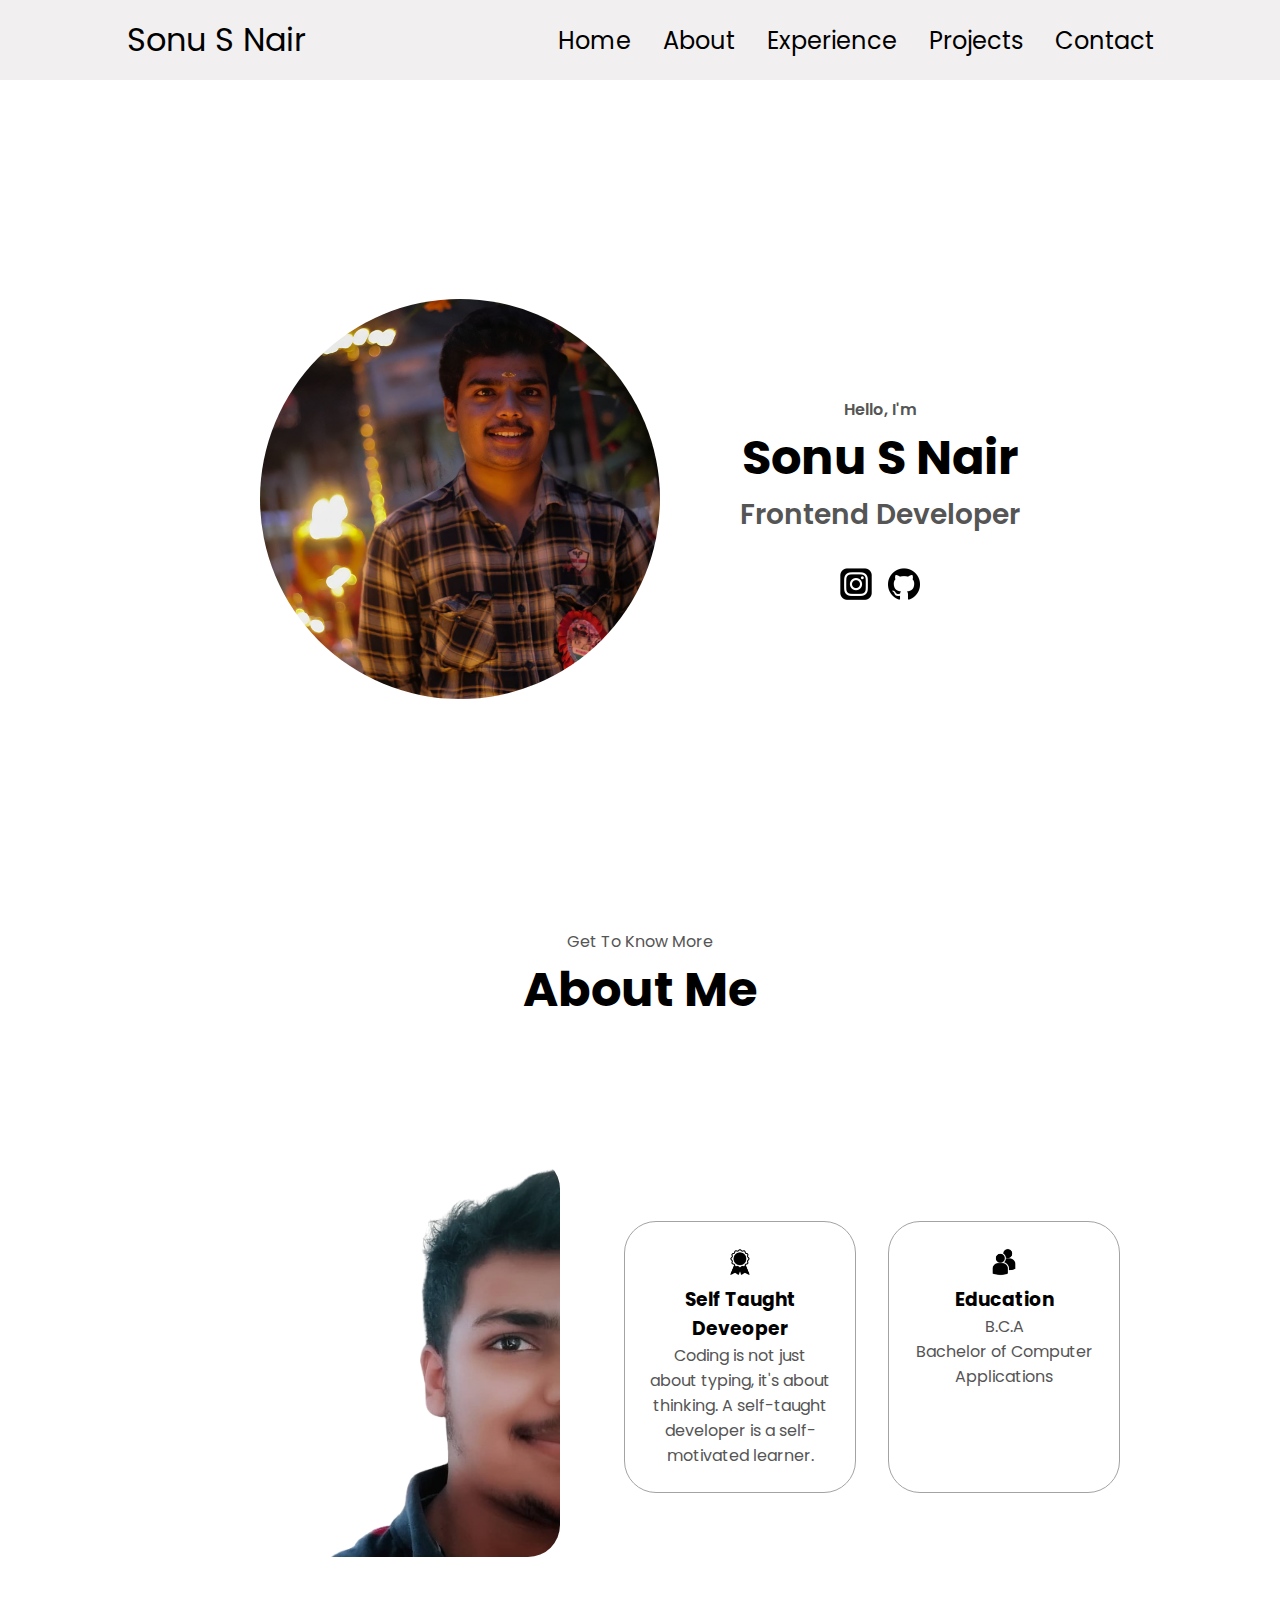
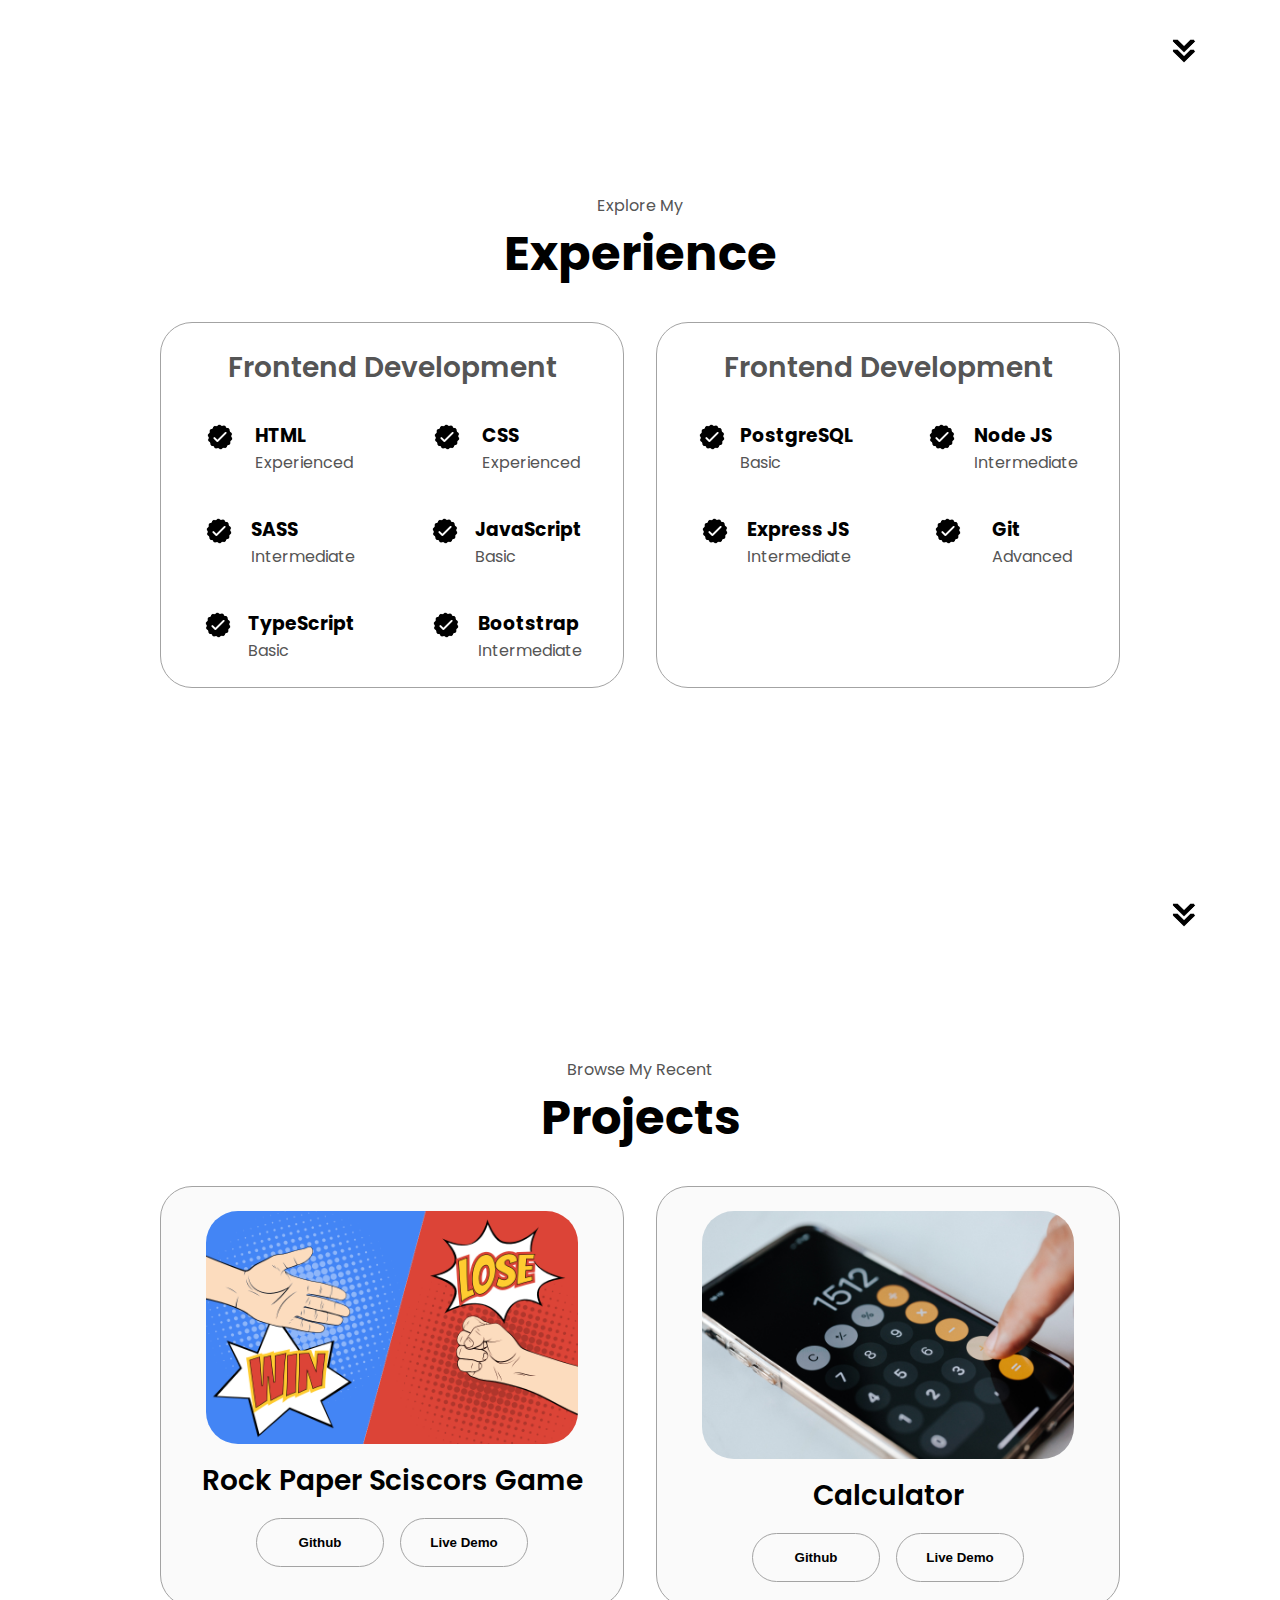
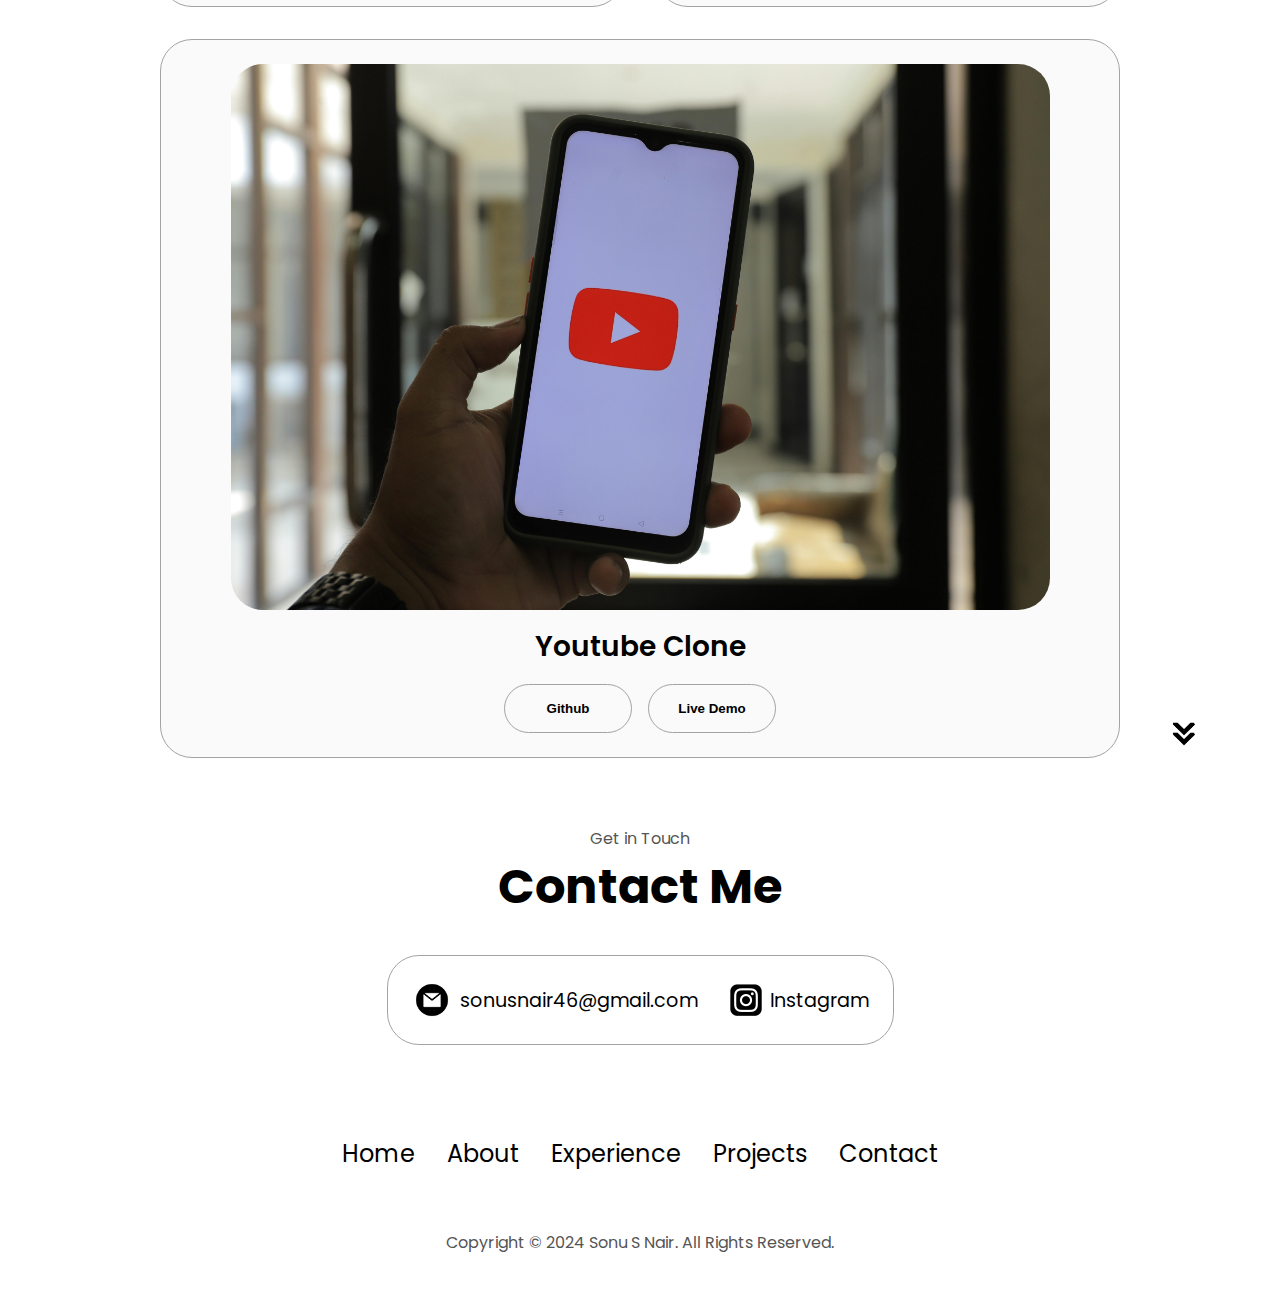
<file: index.html>
<!DOCTYPE html>
<html lang="en">
  <head>
    <meta charset="UTF-8" />
    <meta http-equiv="X-UA-Compatible" content="IE=edge" />
    <meta name="viewport" content="width=device-width, initial-scale=1.0" />
    <title>My Portfolio</title>
    <link rel="stylesheet" href="style.css" />
    <link rel="stylesheet" href="mediaqueries.css" />
    <link rel="icon" type="image/x-icon" href="assets/photo_2023-02-23 19.08.40.jpg">
  </head>
  <body>
    <nav style="background-color: rgb(241, 239, 239); position: fixed; width: 100%; z-index: 200; height: 80px;" id="desktop-nav">
      <div class="logo">Sonu S Nair</div>
      <div>
        <ul class="nav-links">
          <li><a href="#profile">Home</a></li>
          <li><a href="#about">About</a></li>
          <li><a href="#experience">Experience</a></li>
          <li><a href="#projects">Projects</a></li>
          <li><a href="#contact">Contact</a></li>
        </ul>
      </div>
    </nav>
    <nav id="hamburger-nav">
      <div class="logo">Sonu S Nair</div>
      <div class="hamburger-menu">
        <div class="hamburger-icon" onclick="toggleMenu()">
          <span></span>
          <span></span>
          <span></span>
        </div>
        <div class="menu-links">
          <!-- <li><a href="#home" onclick="toggleMenu()">Home</a></li> -->
          <li><a href="#about" onclick="toggleMenu()">About</a></li>
          <li><a href="#experience" onclick="toggleMenu()">Experience</a></li>
          <li><a href="#projects" onclick="toggleMenu()">Projects</a></li>
          <li><a href="#contact" onclick="toggleMenu()">Contact</a></li>
        </div>
      </div>
    </nav>
    <section id="profile">
      <div class="section__pic-container">
        <img style="border-radius: 200px;" src="assets/photo_2023-02-23 19.08.40.jpg" alt="Sonu S Nair profile picture" />
      </div>
      <div class="section__text">
        <p class="section__text__p1">Hello, I'm</p>
        <h1 class="title">Sonu S Nair</h1>
        <p class="section__text__p2">Frontend Developer</p>
        <div class="btn-container">
          
          
        </div>
        <div id="socials-container">
          <img
            src="./assets/pngwing.com.png"
            alt="My LinkedIn profile"
            class="icon"
            onclick="location.href='https://www.instagram.com/_better_call_sonu/?hl=en'"
          />
          <img
            src="./assets/github.png"
            alt="My Github profile"
            class="icon"
            onclick="location.href='https://github.com/Sonu9526'"
          />
        </div>
      </div>
    </section>
    <section id="about">
      <p class="section__text__p1" style="padding-top: 50px;">Get To Know More</p>
      <h1 class="title" >About Me</h1>
      <div class="section-container">
        <div class="section__pic-container">
          <img
            src="assets/photo_2024-02-08_18.15.46-removebg-preview.png"
            alt="Profile picture"
            class="about-pic"
          />
        </div>
        <div class="about-details-container">
          <div class="about-containers">
            <div class="details-container">
              <img
                src="./assets/experience.png"
                alt="Experience icon"
                class="icon"
              />
              <h3>Self Taught Deveoper</h3>
              <p>Coding is not just about typing, it's about thinking. A self-taught developer is a self-motivated learner.</p>
            </div>
            <div class="details-container">
              <img
                src="./assets/education.png"
                alt="Education icon"
                class="icon"
              />
              <h3>Education</h3>
              <p>B.C.A <br>
                Bachelor of Computer Applications </p>
            </div>
          </div>
          <div class="text-container">
            
          </div>
        </div>
      </div>
      <img
        src="./assets/arrow.png"
        alt="Arrow icon"
        class="icon arrow"
        onclick="location.href='./#experience'"
      />
    </section>
    <section id="experience">
      <p class="section__text__p1" style="padding-top: 50px;">Explore My</p>
      <h1 class="title">Experience</h1>
      <div class="experience-details-container">
        <div class="about-containers">
          <div class="details-container">
            <h2 class="experience-sub-title">Frontend Development</h2>
            <div class="article-container">
              <article>
                <img
                  src="./assets/checkmark.png"
                  alt="Experience icon"
                  class="icon"
                />
                <div>
                  <h3>HTML</h3>
                  <p>Experienced</p>
                </div>
              </article>
              <article>
                <img
                  src="./assets/checkmark.png"
                  alt="Experience icon"
                  class="icon"
                />
                <div>
                  <h3>CSS</h3>
                  <p>Experienced</p>
                </div>
              </article>
              <article>
                <img
                  src="./assets/checkmark.png"
                  alt="Experience icon"
                  class="icon"
                />
                <div>
                  <h3>SASS</h3>
                  <p>Intermediate</p>
                </div>
              </article>
              <article>
                <img
                  src="./assets/checkmark.png"
                  alt="Experience icon"
                  class="icon"
                />
                <div>
                  <h3>JavaScript</h3>
                  <p>Basic</p>
                </div>
              </article>
              <article>
                <img
                  src="./assets/checkmark.png"
                  alt="Experience icon"
                  class="icon"
                />
                <div>
                  <h3>TypeScript</h3>
                  <p>Basic</p>
                </div>
              </article>
              <article>
                <img
                  src="./assets/checkmark.png"
                  alt="Experience icon"
                  class="icon"
                />
                <div>
                  <h3>Bootstrap</h3>
                  <p>Intermediate</p>
                </div>
              </article>
            </div>
          </div>
          <div class="details-container">
            <h2 class="experience-sub-title">Frontend Development</h2>
            <div class="article-container">
              <article>
                <img
                  src="./assets/checkmark.png"
                  alt="Experience icon"
                  class="icon"
                />
                <div>
                  <h3>PostgreSQL</h3>
                  <p>Basic</p>
                </div>
              </article>
              <article>
                <img
                  src="./assets/checkmark.png"
                  alt="Experience icon"
                  class="icon"
                />
                <div>
                  <h3>Node JS</h3>
                  <p>Intermediate</p>
                </div>
              </article>
              <article>
                <img
                  src="./assets/checkmark.png"
                  alt="Experience icon"
                  class="icon"
                />
                <div>
                  <h3>Express JS</h3>
                  <p>Intermediate</p>
                </div>
              </article>
              <article>
                <img
                  src="./assets/checkmark.png"
                  alt="Experience icon"
                  class="icon"
                />
                <div style="text-align: left">
                  <h3 >Git</h3>
                  <p >Advanced </p>
                </div>
              </article>
            </div>
          </div>
        </div>
      </div>
      <img
        src="./assets/arrow.png"
        alt="Arrow icon"
        class="icon arrow"
        onclick="location.href='./#projects'"
      />
    </section>
    <section id="projects">
      <p class="section__text__p1" style="padding-top: 50px;">Browse My Recent</p>
      <h1 class="title">Projects</h1>
      <div class="experience-details-container">
        <div class="about-containers">
          <div class="details-container color-container">
            <div class="article-container">
              <img
                src="assets/java-tutorial-coding-rock-paper-scissors.png"
                alt="Project 1"
                class="project-img"
              />
            </div>
            <h2 class="experience-sub-title project-title">Rock Paper Sciscors Game</h2>
            <div class="btn-container">
              <button
                class="btn btn-color-2 project-btn"
                onclick="location.href='https://github.com/Sonu9526/Rock-Paper-and-scissors'"
              >
                Github
              </button>
              <button
                class="btn btn-color-2 project-btn"
                onclick="location.href='https://sonu9526.github.io/Rock-Paper-and-scissors/'"
              >
                Live Demo
              </button>
            </div>
          </div>
          <div class="details-container color-container">
            <div class="article-container">
              <img
                src="assets/pexels-karolina-grabowska-4386326.jpg"
                alt="Project 2"
                class="project-img"
              />
            </div>
            <h2 class="experience-sub-title project-title">Calculator</h2>
            <div class="btn-container">
              <button
                class="btn btn-color-2 project-btn"
                onclick="location.href='https://github.com/Sonupty/Calculator'"
              >
                Github
              </button>
              <button
                class="btn btn-color-2 project-btn"
                onclick="location.href='https://sonu9526.github.io/Calculator/'"
              >
                Live Demo
              </button>
            </div>
          </div>
          <div class="details-container color-container">
            <div class="article-container">
              <img
                src="assets/pexels-greenwish-13883890.jpg"
                alt="Project 3"
                class="project-img"
              />
            </div>
            <h2 class="experience-sub-title project-title">Youtube Clone</h2>
            <div class="btn-container">
              <button
                class="btn btn-color-2 project-btn"
                onclick="location.href='https://github.com/Sonu9526/YouTube-Clone'"
              >
                Github
              </button>
              <button
                class="btn btn-color-2 project-btn"
                onclick="location.href='https://sonu9526.github.io/YouTube-Clone/'"
              >
                Live Demo
              </button>
            </div>
          </div>
        </div>
      </div>
      <img
        src="./assets/arrow.png"
        alt="Arrow icon"
        class="icon arrow"
        onclick="location.href='./#contact'"
      />
    </section>
    <section id="contact">
      <p class="section__text__p1">Get in Touch</p>
      <h1 class="title">Contact Me</h1>
      <div class="contact-info-upper-container">
        <div class="contact-info-container">
          <img
            src="./assets/email.png"
            alt="Email icon"
            class="icon contact-icon email-icon"
          />
          <p><a href="mailto:sonusnair46@gmail.com">sonusnair46@gmail.com</a></p>
        </div>
        <div class="contact-info-container">
          <img
            src="assets/pngwing.com.png"
            alt="Instagram"
            class="icon contact-icon"
          />
          <p><a href="https://www.instagram.com/_better_call_sonu/?hl=en">Instagram</a></p>
        </div>
      </div>
    </section>
    <footer>
      <nav>
        <div class="nav-links-container">
          <ul class="nav-links">
            <li><a href="#profile">Home</a></li>
            <li><a href="#about">About</a></li>
            <li><a href="#experience">Experience</a></li>
            <li><a href="#projects">Projects</a></li>
            <li><a href="#contact">Contact</a></li>
          </ul>
        </div>
      </nav>
      <p>Copyright &#169; 2024 Sonu S Nair. All Rights Reserved.</p>
    </footer>
    <script src="script.js"></script>
  </body>
</html>
</file>
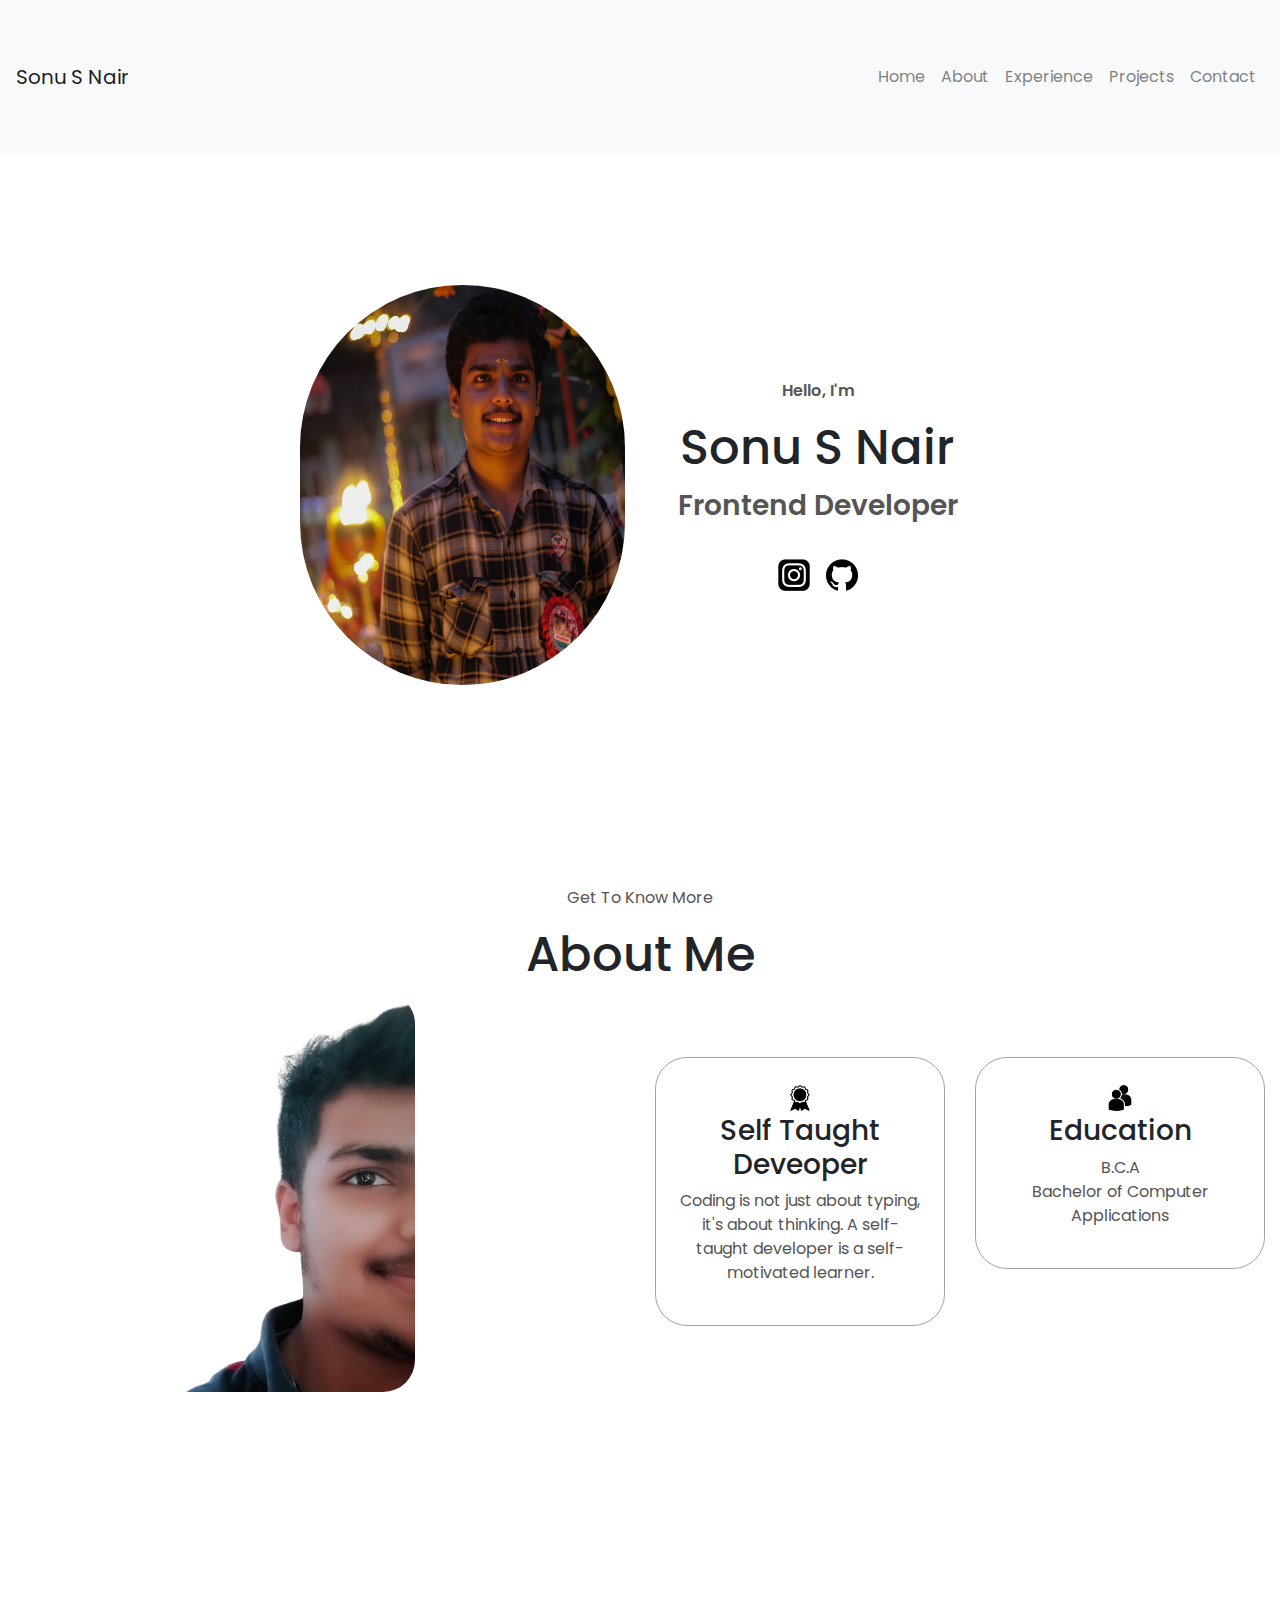
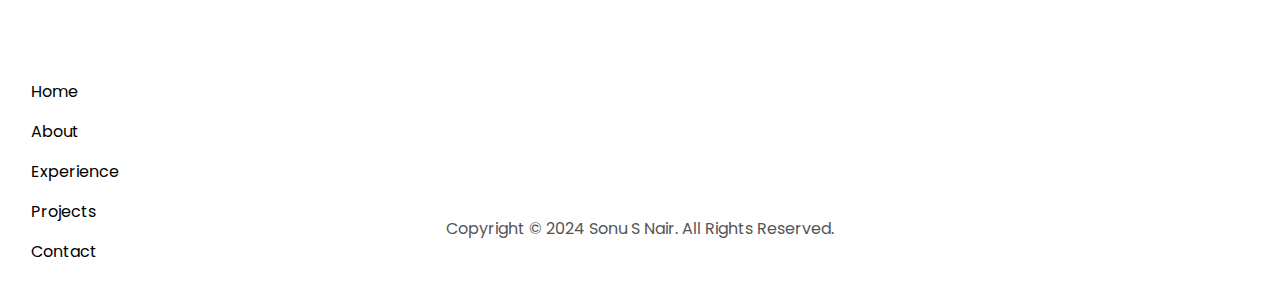
<file: text.html>
<!DOCTYPE html>
<html lang="en">
<head>
  <meta charset="UTF-8" />
  <meta http-equiv="X-UA-Compatible" content="IE=edge" />
  <meta name="viewport" content="width=device-width, initial-scale=1.0" />
  <title>My Portfolio</title>
  <link rel="stylesheet" href="https://maxcdn.bootstrapcdn.com/bootstrap/4.0.0/css/bootstrap.min.css" integrity="sha384-Gn5384xqQ1aoWXA+058RXPxPg6fy4IWvTNh0E263XmFcJlSAwiGgFAW/dAiS6JXm" crossorigin="anonymous">
  <!-- Add your custom styles here -->
  <link rel="stylesheet" href="style.css" />
  <!-- <link rel="stylesheet" href="mediaqueries.css" /> -->
</head>
<body>

<nav class="navbar navbar-expand-lg navbar-light bg-light fixed-top">
  <a class="navbar-brand" href="#">Sonu S Nair</a>
  <button class="navbar-toggler" type="button" data-toggle="collapse" data-target="#navbarNav" aria-controls="navbarNav" aria-expanded="false" aria-label="Toggle navigation">
    <span class="navbar-toggler-icon"></span>
  </button>
  <div class="collapse navbar-collapse" id="navbarNav">
    <ul class="navbar-nav ml-auto">
      <li class="nav-item"><a class="nav-link" href="#profile">Home</a></li>
      <li class="nav-item"><a class="nav-link" href="#about">About</a></li>
      <li class="nav-item"><a class="nav-link" href="#experience">Experience</a></li>
      <li class="nav-item"><a class="nav-link" href="#projects">Projects</a></li>
      <li class="nav-item"><a class="nav-link" href="#contact">Contact</a></li>
    </ul>
  </div>
</nav>

<section id="profile" class="container-fluid">
  <div class="row">
    <div class="col-md-6 section__pic-container">
      <img style="border-radius: 200px;" src="assets/photo_2023-02-23 19.08.40.jpg" alt="Sonu S Nair profile picture" class="img-fluid">
    </div>
    <div class="col-md-6 section__text">
      <p class="section__text__p1">Hello, I'm</p>
      <h1 class="title">Sonu S Nair</h1>
      <p class="section__text__p2">Frontend Developer</p>
      <div class="btn-container"></div>
      <div id="socials-container" class="mt-3">
        <img src="./assets/pngwing.com.png" alt="My LinkedIn profile" class="icon" onclick="location.href='https://www.instagram.com/_better_call_sonu/?hl=en'"/>
        <img src="./assets/github.png" alt="My Github profile" class="icon" onclick="location.href='https://github.com/Sonu9526'"/>
      </div>
    </div>
  </div>
</section>

<section id="about" class="container-fluid">
  <p class="section__text__p1" style="padding-top: 50px;">Get To Know More</p>
  <h1 class="title">About Me</h1>
  <div class="row">
    <div class="col-md-6 section__pic-container">
      <img src="assets/photo_2024-02-08_18.15.46-removebg-preview.png" alt="Profile picture" class="about-pic img-fluid">
    </div>
    <div class="col-md-6 about-details-container">
      <div class="row">
        <div class="col-md-6">
          <div class="details-container">
            <img src="./assets/experience.png" alt="Experience icon" class="icon">
            <h3>Self Taught Deveoper</h3>
            <p>Coding is not just about typing, it's about thinking. A self-taught developer is a self-motivated learner.</p>
          </div>
        </div>
        <div class="col-md-6">
          <div class="details-container">
            <img src="./assets/education.png" alt="Education icon" class="icon">
            <h3>Education</h3>
            <p>B.C.A <br> Bachelor of Computer Applications </p>
          </div>
        </div>
      </div>
      <div class="text-container"></div>
    </div>
  </div>
  <img src="./assets/arrow.png" alt="Arrow icon" class="icon arrow" onclick="location.href='./#experience'" />
</section>

<!-- Add rest of the sections using similar structure -->

<footer class="container-fluid">
  <nav class="navbar">
    <div class="nav-links-container">
      <ul class="navbar-nav">
        <li class="nav-item"><a class="nav-link" href="#profile">Home</a></li>
        <li class="nav-item"><a class="nav-link" href="#about">About</a></li>
        <li class="nav-item"><a class="nav-link" href="#experience">Experience</a></li>
        <li class="nav-item"><a class="nav-link" href="#projects">Projects</a></li>
        <li class="nav-item"><a class="nav-link" href="#contact">Contact</a></li>
      </ul>
    </div>
  </nav>
  <p>Copyright &#169; 2024 Sonu S Nair. All Rights Reserved.</p>
</footer>

<script src="https://code.jquery.com/jquery-3.2.1.slim.min.js" integrity="sha384-KJ3o2DKtIkvYIK3UENzmM7KCkRr/rE9/Qpg6aAZGJwFDMVNA/GpGFF93hXpG5KkN" crossorigin="anonymous"></script>
<script src="https://cdnjs.cloudflare.com/ajax/libs/popper.js/1.12.9/umd/popper.min.js" integrity="sha384-ApNbgh9B+Y1QKtv3Rn7W3mgPxhU9K/ScQsAP7hUibX39j7fakFPskvXusvfa0b4Q" crossorigin="anonymous"></script>
<script src="https://maxcdn.bootstrapcdn.com/bootstrap/4.0.0/js/bootstrap.min.js" integrity="sha384-JZR6Spejh4U02d8jOt6vLEHfe/JQGiRRSQQxSfFWpi1MquVdAyjUar5+76PVCmYl" crossorigin="anonymous"></script>
</file>
<file: style.css>
/* GENERAL */

@import url("https://fonts.googleapis.com/css2?family=Poppins:wght@300;400;500;600&display=swap");

* {
  margin: 0;
  padding: 0;
}

body {
  font-family: "Poppins", sans-serif;
}

html {
  scroll-behavior: smooth;
}

p {
  color: rgb(85, 85, 85);
}

/* TRANSITION */

a,
.btn {
  transition: all 300ms ease;
}

/* DESKTOP NAV */

nav,
.nav-links {
  display: flex;
}

nav {
  justify-content: space-around;
  align-items: center;
  height: 17vh;
}

.nav-links {
  gap: 2rem;
  list-style: none;
  font-size: 1.5rem;
}

a {
  color: black;
  text-decoration: none;
  text-decoration-color: white;
}

a:hover {
  color: grey;
  text-decoration: underline;
  text-underline-offset: 1rem;
  text-decoration-color: rgb(181, 181, 181);
}

.logo {
  font-size: 2rem;
}

.logo:hover {
  cursor: default;
}

/* HAMBURGER MENU */

#hamburger-nav {
  display: none;
}

.hamburger-menu {
  position: relative;
  display: inline-block;
}

.hamburger-icon {
  display: flex;
  flex-direction: column;
  justify-content: space-between;
  height: 24px;
  width: 30px;
  cursor: pointer;
}

.hamburger-icon span {
  width: 100%;
  height: 2px;
  background-color: black;
  transition: all 0.3 ease-in-out;
}

.menu-links {
  position: absolute;
  top: 100%;
  right: 0;
  background-color: white;
  width: fit-content;
  max-height: 0;
  overflow: hidden;
  transition: all 0.3 ease-in-out;
}

.menu-links a {
  display: block;
  padding: 10px;
  text-align: center;
  font-size: 1.5rem;
  color: black;
  text-decoration: none;
  transition: all 0.3 ease-in-out;
}

.menu-links li {
  list-style: none;
}

.menu-links.open {
  max-height: 300px;
}

.hamburger-icon.open span:first-child {
  transform: rotate(45deg) translate(10px, 5px);
}

.hamburger-icon.open span:nth-child(2) {
  opacity: 0;
}

.hamburger-icon.open span:last-child {
  transform: rotate(-45deg) translate(10px, -5px);
}

.hamburger-icon span:first-child {
  transform: none;
}

.hamburger-icon span:first-child {
  opacity: 1;
}

.hamburger-icon span:first-child {
  transform: none;
}

/* SECTIONS */

section {
  padding-top: 4vh;
  height: 96vh;
  margin: 0 10rem;
  box-sizing: border-box;
  min-height: fit-content;
}

.section-container {
  display: flex;
}

/* PROFILE SECTION */

#profile {
  display: flex;
  justify-content: center;
  gap: 5rem;
  height: 80vh;
  margin-bottom: 80px;
  padding-top: 250px;
}

.section__pic-container {
  display: flex;
  height: 400px;
  width: 400px;
  margin: auto 0;
}

.section__text {
  align-self: center;
  text-align: center;
}

.section__text p {
  font-weight: 600;
}

.section__text__p1 {
  text-align: center;
}

.section__text__p2 {
  font-size: 1.75rem;
  margin-bottom: 1rem;
}

.title {
  font-size: 3rem;
  text-align: center;
}

#socials-container {
  display: flex;
  justify-content: center;
  margin-top: 1rem;
  gap: 1rem;
}

/* ICONS */

.icon {
  cursor: pointer;
  height: 2rem;
}

/* BUTTONS */

.btn-container {
  display: flex;
  justify-content: center;
  gap: 1rem;
}

.btn {
  font-weight: 600;
  transition: all 300ms ease;
  padding: 1rem;
  width: 8rem;
  border-radius: 2rem;
}

.btn-color-1,
.btn-color-2 {
  border: rgb(53, 53, 53) 0.1rem solid;
}

.btn-color-1:hover,
.btn-color-2:hover {
  cursor: pointer;
}

.btn-color-1,
.btn-color-2:hover {
  background: rgb(53, 53, 53);
  color: white;
}

.btn-color-1:hover {
  background: rgb(0, 0, 0);
}

.btn-color-2 {
  background: none;
}

.btn-color-2:hover {
  border: rgb(255, 255, 255) 0.1rem solid;
}

.btn-container {
  gap: 1rem;
}

/* ABOUT SECTION */

#about {
  position: relative;
}

.about-containers {
  gap: 2rem;
  margin-bottom: 2rem;
  margin-top: 2rem;
}

.about-details-container {
  justify-content: center;
  flex-direction: column;
}

.about-containers,
.about-details-container {
  display: flex;
}

.about-pic {
  border-radius: 2rem;
}

.arrow {
  position: absolute;
  right: -5rem;
  bottom: 2.5rem;
}

.details-container {
  padding: 1.5rem;
  flex: 1;
  background: white;
  border-radius: 2rem;
  border: rgb(53, 53, 53) 0.1rem solid;
  border-color: rgb(163, 163, 163);
  text-align: center;
}

.section-container {
  gap: 4rem;
  height: 80%;
}

.section__pic-container {
  height: 400px;
  width: 400px;
  margin: auto 0;
}

/* EXPERIENCE SECTION */

#experience {
  position: relative;
}

.experience-sub-title {
  color: rgb(85, 85, 85);
  font-weight: 600;
  font-size: 1.75rem;
  margin-bottom: 2rem;
}

.experience-details-container {
  display: flex;
  justify-content: center;
  flex-direction: column;
}

.article-container {
  display: flex;
  text-align: initial;
  flex-wrap: wrap;
  flex-direction: row;
  gap: 2.5rem;
  justify-content: space-around;
}

article {
  display: flex;
  width: 10rem;
  justify-content: space-around;
  gap: 0.5rem;
}

article .icon {
  cursor: default;
}

/* PROJECTS SECTION */

#projects {
  position: relative;
}

.color-container {
  border-color: rgb(163, 163, 163);
  background: rgb(250, 250, 250);
}

.project-img {
  border-radius: 2rem;
  width: 90%;
  height: 90%;
}

.project-title {
  margin: 1rem;
  color: black;
}

.project-btn {
  color: black;
  border-color: rgb(163, 163, 163);
}

/* CONTACT */

#contact {
  display: flex;
  justify-content: center;
  flex-direction: column;
  height: 70vh;
}

.contact-info-upper-container {
  display: flex;
  justify-content: center;
  border-radius: 2rem;
  border: rgb(53, 53, 53) 0.1rem solid;
  border-color: rgb(163, 163, 163);
  background: (250, 250, 250);
  margin: 2rem auto;
  padding: 0.5rem;
}

.contact-info-container {
  display: flex;
  align-items: center;
  justify-content: center;
  gap: 0.5rem;
  margin: 1rem;
}

.contact-info-container p {
  font-size: larger;
}

.contact-icon {
  cursor: default;
}

.email-icon {
  height: 2.5rem;
}

/* FOOTER SECTION */

footer {
  height: 26vh;
  margin: 0 1rem;
}

footer p {
  text-align: center;
}
</file>
<file: mediaqueries.css>
@media screen and (max-width: 1400px) {
  #profile {
    height: 83vh;
    margin-bottom: 6rem;
  }
  .about-containers {
    flex-wrap: wrap;
  }
  #contact,
  #projects {
    height: fit-content;
  }
}

@media screen and (max-width: 1200px) {
  #desktop-nav {
    display: none;
  }
  #hamburger-nav {
    display: flex;
  }
  #experience,
  .experience-details-container {
    margin-top: 2rem;
  }
  #profile,
  .section-container {
    display: block;
  }
  .arrow {
    display: none;
  }
  section,
  .section-container {
    height: fit-content;
  }
  section {
    margin: 0 5%;
  }
  .section__pic-container {
    width: 275px;
    height: 275px;
    margin: 0 auto 2rem;
  }
  .about-containers {
    margin-top: 0;
  }
}

@media screen and (max-width: 600px) {
  #contact,
  footer {
    height: 40vh;
  }
  #profile {
    height: 83vh;
    margin-bottom: 0;
  }
  article {
    font-size: 1rem;
  }
  footer nav {
    height: fit-content;
    margin-bottom: 2rem;
  }
  .about-containers,
  .contact-info-upper-container,
  .btn-container {
    flex-wrap: wrap;
  }
  .contact-info-container {
    margin: 0;
  }
  .contact-info-container p,
  .nav-links li a {
    font-size: 1rem;
  }
  .experience-sub-title {
    font-size: 1.25rem;
  }
  .logo {
    font-size: 1.5rem;
  }
  .nav-links {
    flex-direction: column;
    gap: 0.5rem;
    text-align: center;
  }
  .section__pic-container {
    width: auto;
    height: 46vw;
    justify-content: center;
  }
  .section__text__p2 {
    font-size: 1.25rem;
  }
  .title {
    font-size: 2rem;
  }
  .text-container {
    text-align: justify;
  }
}
</file>
